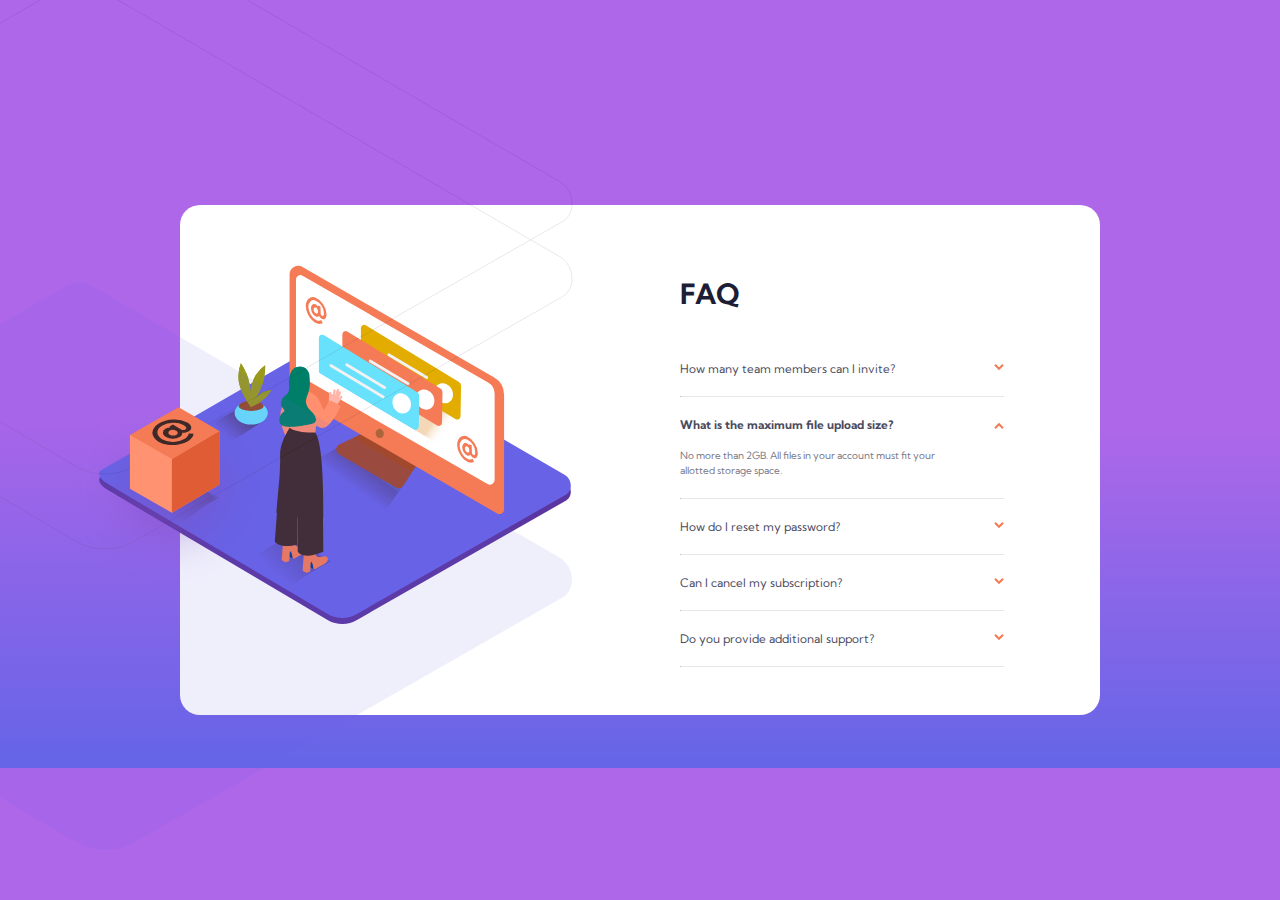
<file: faq-accordion-card-main/index.html>
<!DOCTYPE html>
<html lang="en">
  <head>
    <meta charset="UTF-8" />
    <meta name="viewport" content="width=device-width, initial-scale=1.0" />
    <!-- displays site properly based on user's device -->

    <link
      rel="icon"
      type="image/png"
      sizes="32x32"
      href="./images/favicon-32x32.png"
    />
    <link rel="stylesheet" href="./css/style.css" />
    <title>Frontend Mentor | FAQ Accordion Card</title>

    <!-- Feel free to remove these styles or customise in your own stylesheet 👍 -->
    <style>
      .attribution {
        font-size: 11px;
        text-align: center;
      }
      .attribution a {
        color: hsl(228, 45%, 44%);
      }
    </style>
  </head>
  <body>
    <div class="box centered">
      <div class="icon2">
        <img
          src="./images/illustration-woman-online-desktop.svg"
          alt="illustration-woman-online-mobile"
          class="illustration"
          style="transform: translate(-8.1rem, 6rem); position: absolute"
        />
        <img
          src="./images/bg-pattern-desktop.svg"
          alt="shadow icon"
          class="illustration-shadow"
          style="transform: translate(-57.3rem, -30rem); position: absolute"
        />
        <img
          src="./images/illustration-box-desktop.svg"
          alt="illustration-woman-online-mobile"
          class="illustration"
          style="transform: translate(-10.1rem, 20rem); position: absolute"
        />
      </div>
      <div class="icon">
        <img
          src="./images/illustration-woman-online-mobile.svg"
          alt="illustration-woman-online-mobile"
          class="illustration"
          style="transform: translate(-15.1rem, -11rem); position: absolute"
        />
        <img
          src="./images/bg-pattern-mobile.svg"
          alt="illustration-woman-online-mobile"
          class="illustration"
          style="transform: translate(-12.1rem, 0rem); position: absolute"
        />
      </div>

      <div class="questions">
        <div class="title"><h1>FAQ</h1></div>
        <div class="question question1">
          <div class="question-title">
            <p>How many team members can I invite?</p>
            <span class="arrow"
              ><img src="./images/icon-arrow-down.svg" alt=""
            /></span>
          </div>

          <!--    <div class="answer answer1">
            You can invite up to 2 additional users on the Free plan. There is
            no limit on team members for the Premium plan.
          </div> -->
        </div>
        <hr />
        <div class="question question2">
          <div class="question-title">
            <p>What is the maximum file upload size?</p>
            <span class="arrow" style="transform: rotate(180deg)"
              ><img src="./images/icon-arrow-down.svg" alt=""
            /></span>
          </div>
          <div class="answer answer2">
            No more than 2GB. All files in your account must fit your allotted
            storage space.
          </div>
        </div>
        <hr />
        <div class="question question3">
          <div class="question-title">
            <p>How do I reset my password?</p>
            <span class="arrow"
              ><img src="./images/icon-arrow-down.svg" alt=""
            /></span>
          </div>

          <!--   <div class="answer answer3">
            Click “Forgot password” from the login page or “Change password”
            from your profile page. A reset link will be emailed to you.
          </div> -->
        </div>
        <hr />
        <div class="question question4">
          <div class="question-title">
            <p>Can I cancel my subscription?</p>
            <span class="arrow"
              ><img src="./images/icon-arrow-down.svg" alt=""
            /></span>
          </div>

          <!--    <div class="answer answer4">
            Yes! Send us a message and we’ll process your request no questions
            asked.
          </div> -->
        </div>
        <hr />
        <div class="question question5">
          <div class="question-title">
            <p>Do you provide additional support?</p>
            <span class="arrow"
              ><img src="./images/icon-arrow-down.svg" alt=""
            /></span>
          </div>

          <!--    <div class="answer answer5">
            Chat and email support is available 24/7. Phone lines are open
            during normal business hours.
          </div> -->
        </div>
        <hr />
      </div>
    </div>

    <!--     <div class="attribution">
      Challenge by
      <a href="https://www.frontendmentor.io?ref=challenge" target="_blank"
        >Frontend Mentor</a
      >. Coded by <a href="#">Matheus Magenta</a>.
    </div> -->
  </body>
</html>
</file>
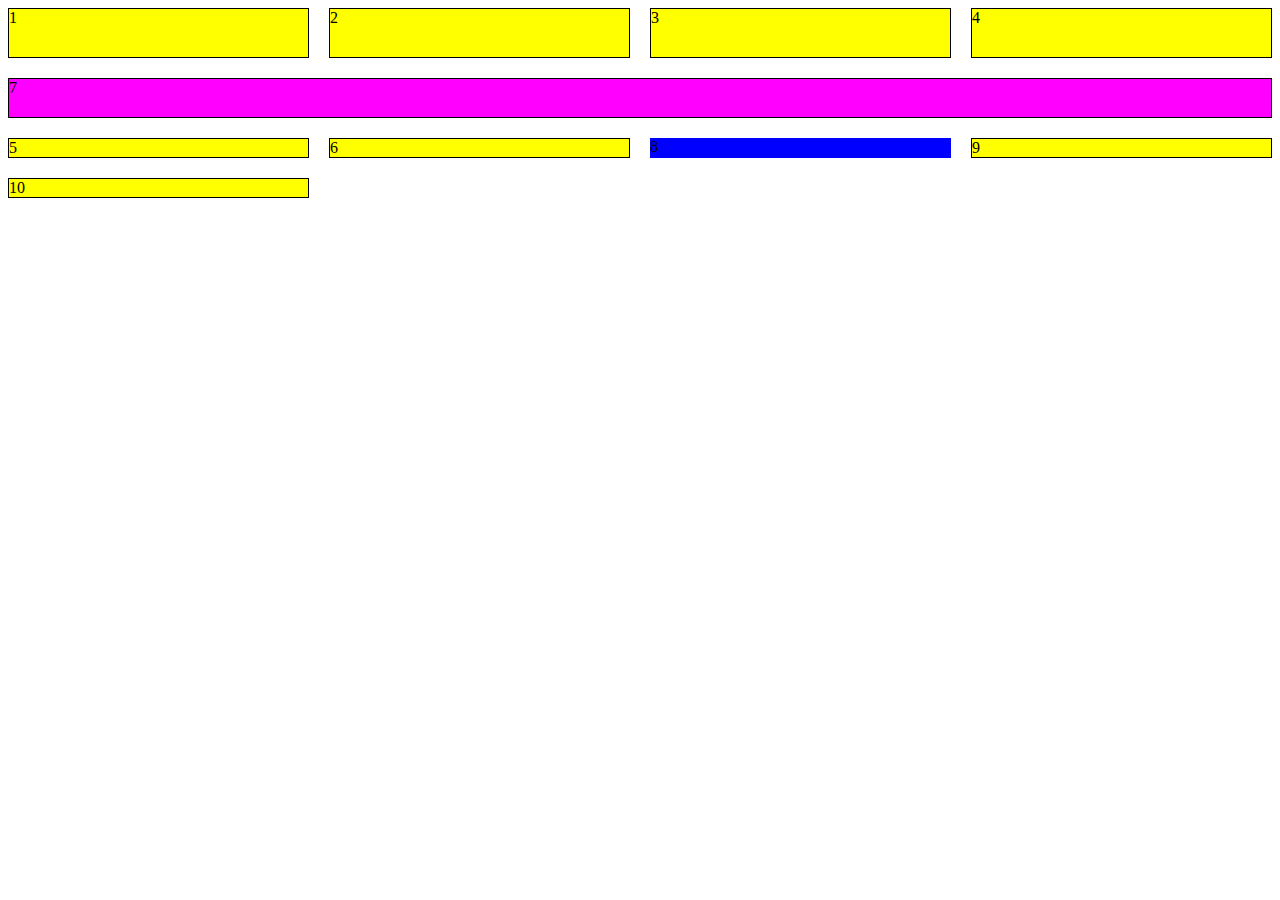
<file: fundamentals/index.html>
<!DOCTYPE html>
<html lang="en">
  <head>
    <meta charset="UTF-8" />
    <meta http-equiv="X-UA-Compatible" content="IE=edge" />
    <meta name="viewport" content="width=device-width, initial-scale=1.0" />
    <title>Fundamentals</title>
  </head>
  <body>
    <div class="container">
      <div class="item">1</div>
      <div class="item">2</div>
      <div class="item">3</div>
      <div class="item">4</div>
      <div class="item">5</div>
      <div class="item">6</div>
      <div class="seven">7</div>
      <div class="eight">8</div>
      <div class="item">9</div>
      <div class="item">10</div>
    </div>

    <style>
      .container {
        display: grid;
        /* grid-template-columns: 200px 100px 50px; */
        grid-template-columns: 1fr 1fr 1fr 1fr;
        grid-gap: 20px;
        grid-template-rows: 50px 20px;
      }
      .item {
        background-color: yellow;
        border: 1px solid black;
      }

      .seven {
        background: magenta;
        grid-column: 1 / -1;
        grid-row: 2 / span 2;
        border: 1px solid black;
      }

      .eight {
        background: blue;
      }
    </style>
  </body>
</html>
</file>
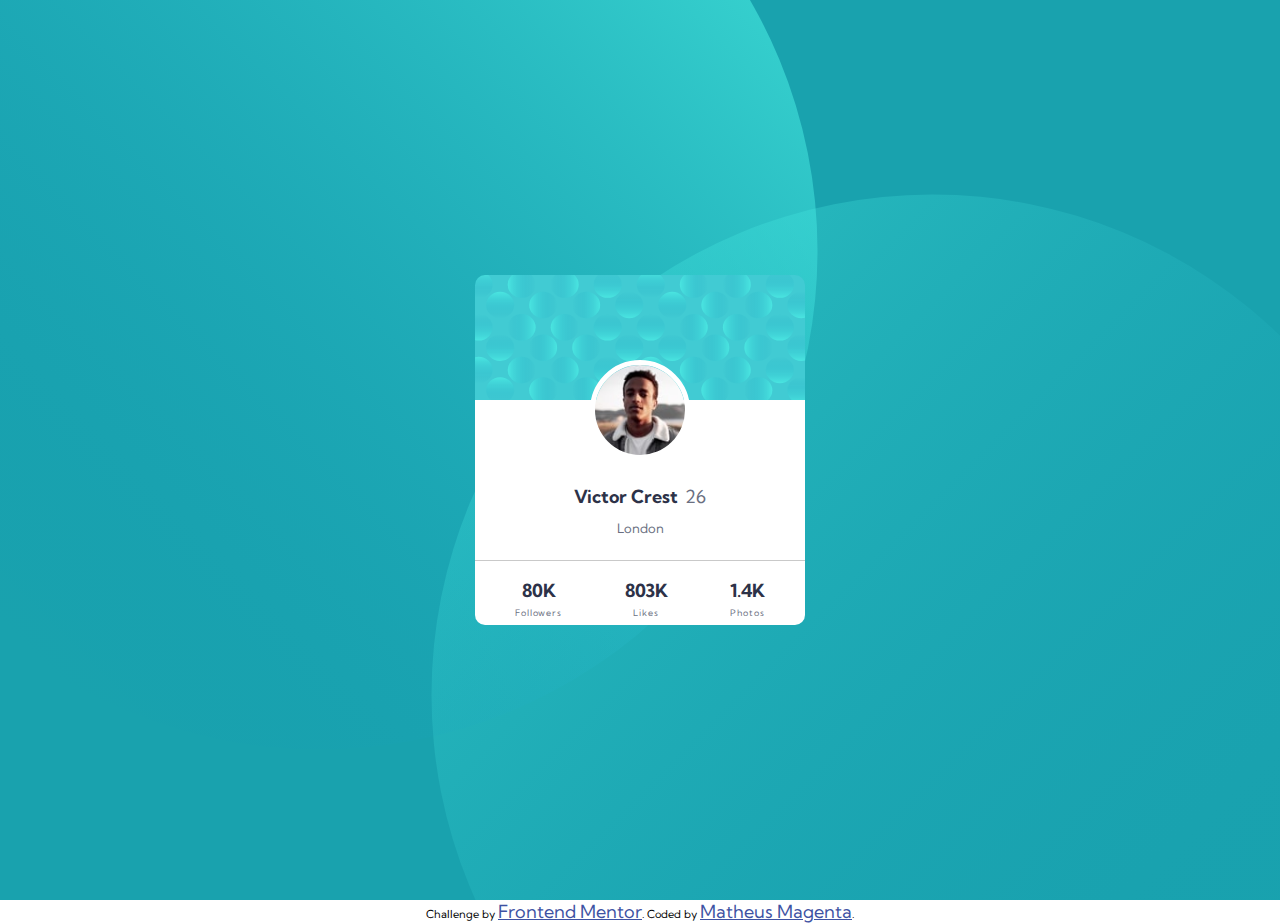
<file: profile-card-component-main/index.html>
<!DOCTYPE html>
<html lang="en">
  <head>
    <meta charset="UTF-8" />
    <meta name="viewport" content="width=device-width, initial-scale=1.0" />
    <!-- displays site properly based on user's device -->
    <link rel="stylesheet" href="styles.css" />
    <link
      rel="icon"
      type="image/png"
      sizes="32x32"
      href="./images/favicon-32x32.png"
    />

    <title>Frontend Mentor | Profile card component</title>
  </head>
  <body>
    <div class="profile-card-component">
      <div class="profile-card">
        <div class="profile-header">
          <img src="./images/image-victor.jpg" alt="victor" />
          <div class="profile-name-age">
            <span class="profile-name">Victor Crest</span>
            <span class="profile-age">26</span>
          </div>
          <p class="profile-location">London</p>
        </div>
        <div class="profile-footer">
          <div class="profile-followers">
            <p class="profile-number">80K</p>
            <p class="profile-info">Followers</p>
          </div>
          <div class="profile-likes">
            <p class="profile-number">803K</p>
            <p class="profile-info">Likes</p>
          </div>
          <div class="profile-photos">
            <p class="profile-number">1.4K</p>
            <p class="profile-info">Photos</p>
          </div>
        </div>
      </div>
    </div>
    <div class="attribution">
      Challenge by
      <a href="https://www.frontendmentor.io?ref=challenge" target="_blank"
        >Frontend Mentor</a
      >. Coded by <a href="#">Matheus Magenta</a>.
    </div>
  </body>
</html>
</file>
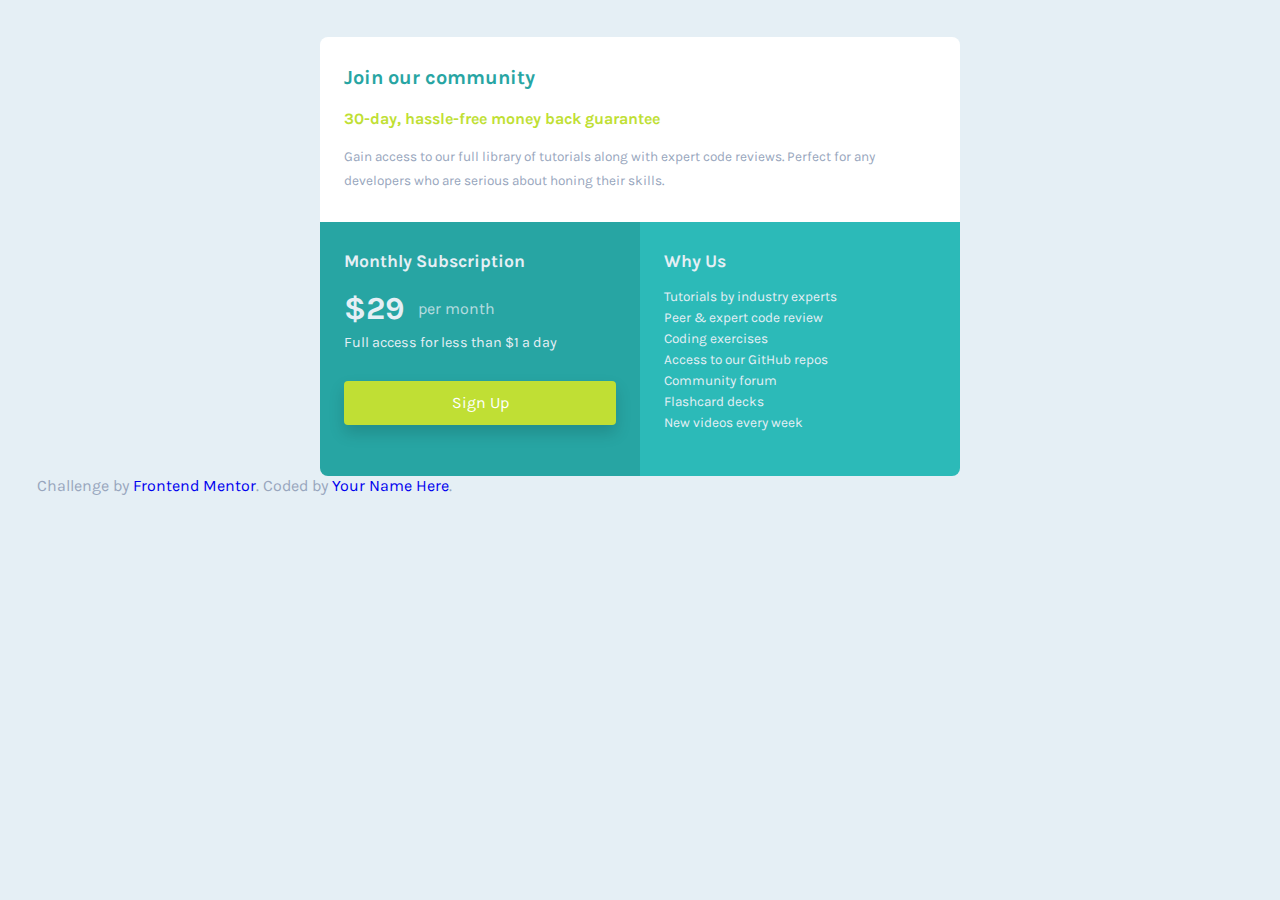
<file: single-price-grid-component-master/index.html>
<!DOCTYPE html>
<html lang="en">
  <head>
    <meta charset="UTF-8" />
    <meta name="viewport" content="width=device-width, initial-scale=1.0" />
    <!-- displays site properly based on user's device -->

    <link
      rel="icon"
      type="image/png"
      sizes="32x32"
      href="./images/favicon-32x32.png"
    />
    <link rel="stylesheet" href="style.css" />
    <title>Frontend Mentor | Single Price Grid Component</title>

    <!-- Feel free to remove these styles or customise in your own stylesheet 👍 -->
  </head>
  <body>
    <section class="price">
      <div class="community">
        <h2>Join our community</h2>
        <div class="subtitle">30-day, hassle-free money back guarantee</div>
        <p>
          Gain access to our full library of tutorials along with expert code
          reviews. Perfect for any developers who are serious about honing their
          skills.
        </p>
      </div>
      <div class="subscription">
        <h3>Monthly Subscription</h3>
        <div class="subscription__price">&dollar;29<span>per month</span></div>
        <p>Full access for less than &dollar;1 a day</p>
        <a href="#">Sign Up</a>
      </div>
      <div class="why">
        <h3>Why Us</h3>
        <ul>
          <li>Tutorials by industry experts</li>
          <li>Peer &amp; expert code review</li>
          <li>Coding exercises</li>
          <li>Access to our GitHub repos</li>
          <li>Community forum</li>
          <li>Flashcard decks</li>
          <li>New videos every week</li>
        </ul>
      </div>
    </section>

    <footer>
      <p class="attribution">
        Challenge by
        <a href="https://www.frontendmentor.io?ref=challenge" target="_blank"
          >Frontend Mentor</a
        >. Coded by <a href="#">Your Name Here</a>.
      </p>
    </footer>
  </body>
</html>
</file>
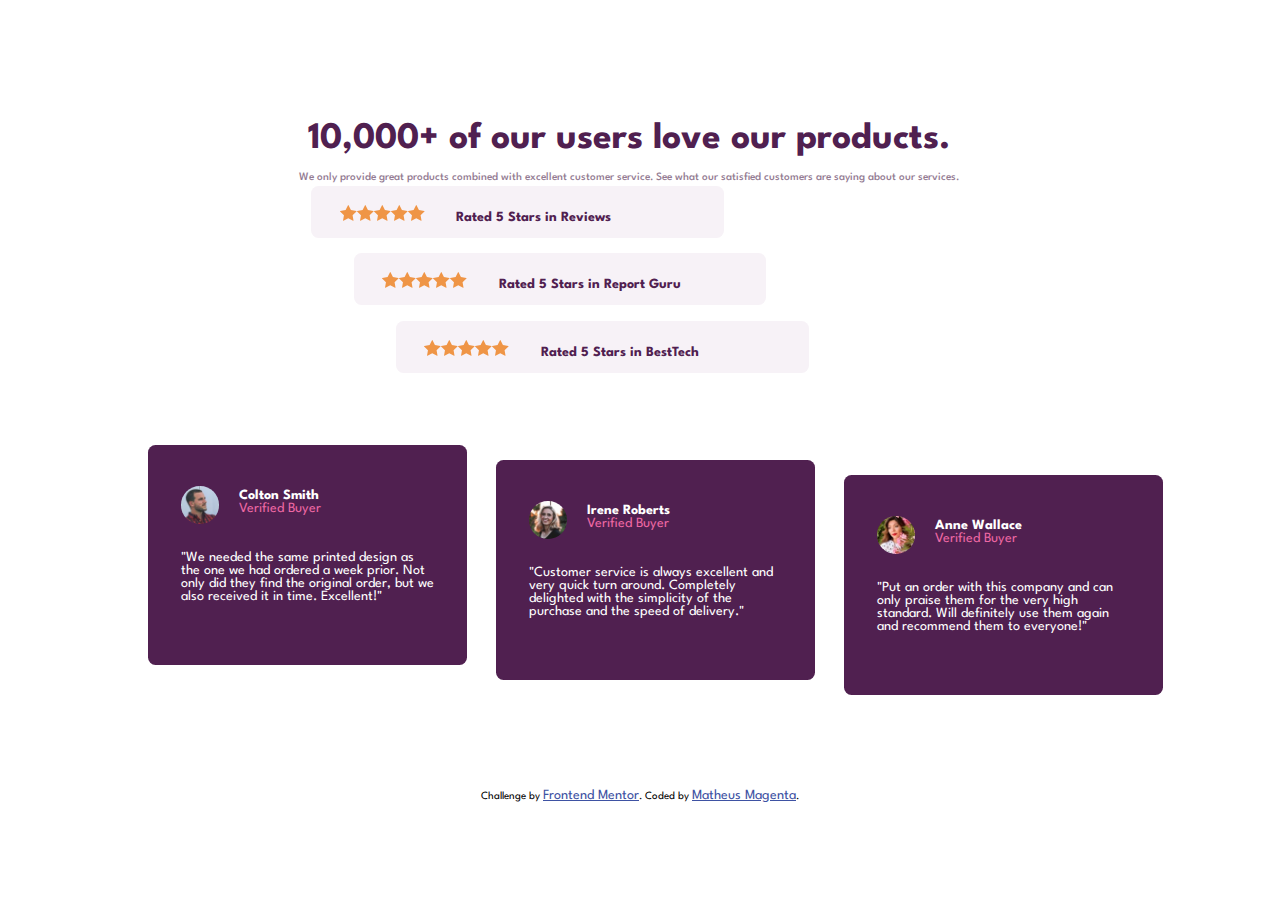
<file: social-proof-section-master/index.html>
<!DOCTYPE html>
<html lang="en">
  <head>
    <meta charset="UTF-8" />
    <meta name="viewport" content="width=device-width, initial-scale=1.0" />
    <!-- displays site properly based on user's device -->
    <link rel="stylesheet" href="styles.css" />
    <link
      rel="icon"
      type="image/png"
      sizes="32x32"
      href="./images/favicon-32x32.png"
    />

    <title>Frontend Mentor | Social proof section</title>
  </head>
  <body>
    <div class="content container">
      <div class="header">
        <div class="header__intro">
          <h1>10,000+ of our users love our products.</h1>
          <p class="header__intro-sub">
            We only provide great products combined with excellent customer
            service. See what our satisfied customers are saying about our
            services.
          </p>
        </div>
        <div class="header__stars">
          <div class="header__star-item">
            <div class="header__star-content">
              <span class="header__star-star"
                ><img src="./images/icon-star.svg" alt="" /><img
                  src="./images/icon-star.svg"
                  alt="" /><img src="./images/icon-star.svg" alt="" /><img
                  src="./images/icon-star.svg"
                  alt="" /><img src="./images/icon-star.svg" alt="" /></span
              ><span class="header__star-site">Rated 5 Stars in Reviews</span>
            </div>
          </div>
          <div class="header__star-item">
            <div class="header__star-content">
              <span class="header__star-star"
                ><img src="./images/icon-star.svg" alt="" /><img
                  src="./images/icon-star.svg"
                  alt="" /><img src="./images/icon-star.svg" alt="" /><img
                  src="./images/icon-star.svg"
                  alt="" /><img src="./images/icon-star.svg" alt="" /></span
              ><span class="header__star-site"
                >Rated 5 Stars in Report Guru</span
              >
            </div>
          </div>
          <div class="header__star-item">
            <div class="header__star-content">
              <span class="header__star-star"
                ><img src="./images/icon-star.svg" alt="" /><img
                  src="./images/icon-star.svg"
                  alt="" /><img src="./images/icon-star.svg" alt="" /><img
                  src="./images/icon-star.svg"
                  alt="" /><img src="./images/icon-star.svg" alt="" /></span
              ><span class="header__star-site">Rated 5 Stars in BestTech</span>
            </div>
          </div>
        </div>
      </div>
      <div class="footer">
        <div class="footer__review">
          <div class="footer__top">
            <img src="./images/image-colton.jpg" alt="" />
            <div>
              <p class="footer__author">Colton Smith</p>
              <p class="footer__verified">Verified Buyer</p>
            </div>
          </div>
          <div class="footer__quote">
            "We needed the same printed design as the one we had ordered a week
            prior. Not only did they find the original order, but we also
            received it in time. Excellent!"
          </div>
        </div>
        <div class="footer__review">
          <div class="footer__top">
            <img src="./images/image-irene.jpg" alt="" />
            <div>
              <p class="footer__author">Irene Roberts</p>
              <p class="footer__verified">Verified Buyer</p>
            </div>
          </div>
          <p class="footer__quote">
            "Customer service is always excellent and very quick turn around.
            Completely delighted with the simplicity of the purchase and the
            speed of delivery."
          </p>
        </div>
        <div class="footer__review">
          <div class="footer__top">
            <img src="./images/image-anne.jpg" alt="" />
            <div>
              <p class="footer__author">Anne Wallace</p>
              <p class="footer__verified">Verified Buyer</p>
            </div>
          </div>
          <p class="footer__quote">
            "Put an order with this company and can only praise them for the
            very high standard. Will definitely use them again and recommend
            them to everyone!"
          </p>
        </div>
      </div>
    </div>
    <div class="attribution">
      Challenge by
      <a href="https://www.frontendmentor.io?ref=challenge" target="_blank"
        >Frontend Mentor</a
      >. Coded by
      <a href="https://github.com/matheusmagenta">Matheus Magenta</a>.
    </div>
  </body>
</html>
</file>
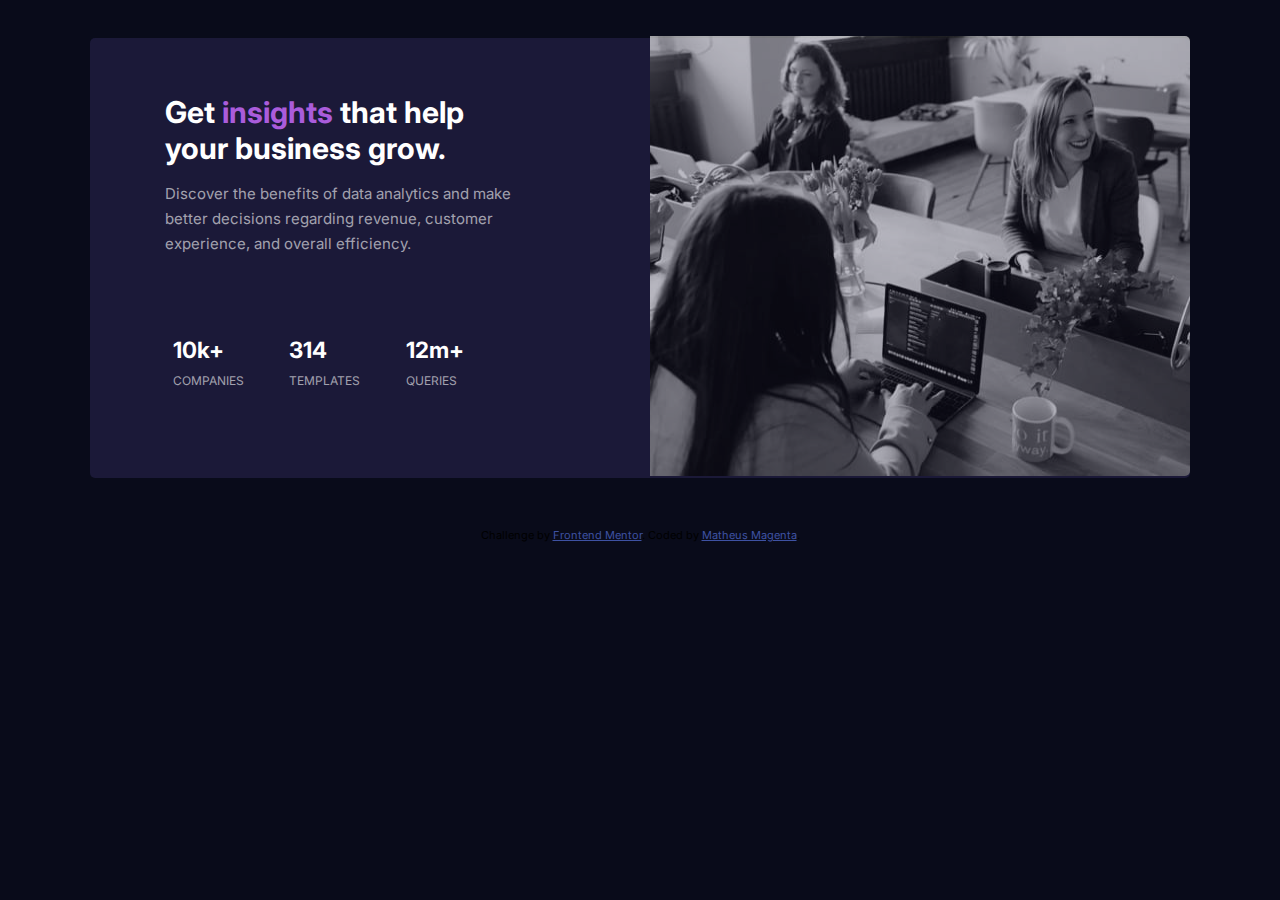
<file: stats-preview-card-component-main/index.html>
<!DOCTYPE html>
<html lang="en">
  <head>
    <meta charset="UTF-8" />
    <meta name="viewport" content="width=device-width, initial-scale=1.0" />
    <!-- displays site properly based on user's device -->

    <link
      rel="icon"
      type="image/png"
      sizes="32x32"
      href="./images/favicon-32x32.png"
    />
    <link rel="stylesheet" href="style.css" />
    <title>Frontend Mentor | Stats preview card component</title>

    <!-- Feel free to remove these styles or customise in your own stylesheet 👍 -->
    <style>
      .attribution {
        font-size: 11px;
        text-align: center;
      }
      .attribution a {
        color: hsl(228, 45%, 44%);
      }
    </style>
  </head>
  <body>
    <div class="container">
      <div class="image overlayed">
        <img src="./images/image-header-mobile.jpg" alt="image header" />
      </div>
      <div class="stats">
        <h1>Get <span>insights</span> that help your business grow.</h1>
        <p class="description">
          Discover the benefits of data analytics and make better decisions
          regarding revenue, customer experience, and overall efficiency.
        </p>
        <div class="numbers">
          <div class="item">
            <h1 class="item-numbers">10k+</h1>
            <p class="item-info">companies</p>
          </div>
          <div class="item">
            <h1 class="item-numbers">314</h1>
            <p class="item-info">templates</p>
          </div>
          <div class="item">
            <h1 class="item-numbers">12m+</h1>
            <p class="item-info">queries</p>
          </div>
        </div>
      </div>
    </div>

    <div class="attribution">
      Challenge by
      <a href="https://www.frontendmentor.io?ref=challenge" target="_blank"
        >Frontend Mentor</a
      >. Coded by
      <a href="https://github.com/matheusmagenta">Matheus Magenta</a>.
    </div>
  </body>
</html>
</file>
<file: faq-accordion-card-main/css/style.css>
@import url("https://fonts.googleapis.com/css2?family=Kumbh+Sans:wght@400;700&display=swap");
html {
  font-size: 62.5%;
}

* {
  font-family: "Kumbh Sans", sans-serif;
  font-size: 1rem;
  margin: 0;
  padding: 0;
  -webkit-box-sizing: border-box;
          box-sizing: border-box;
}

body {
  height: 768px;
  background: -webkit-gradient(linear, left top, left bottom, color-stop(55%, #af67e9), to(#6565e7));
  background: linear-gradient(#af67e9 55%, #6565e7);
  display: -ms-grid;
  display: grid;
}

h1 {
  margin-top: 140px;
  font-size: 2.8rem;
  color: #1d1e35;
}

@media (min-width: 768px) {
  h1 {
    margin-top: 71px;
    margin-bottom: 50px;
  }
}

.box {
  width: 30.5rem;
  height: 53.5rem;
  background-color: white;
  border-radius: 2rem;
  margin-top: 5rem;
  margin-bottom: 10rem;
  display: -ms-grid;
  display: grid;
  justify-items: center;
}

@media (min-width: 768px) {
  .box {
    margin-top: 10px;
    height: 510px;
    width: 920px;
    -ms-grid-columns: 1fr 1fr;
        grid-template-columns: 1fr 1fr;
    position: relative;
  }
}

.questions {
  padding-left: 2.6rem;
  padding-right: 2.6rem;
  padding-top: 3.5rem;
  padding-bottom: 5rem;
}

@media (min-width: 768px) {
  .questions {
    -ms-grid-column: 2;
        grid-column-start: 2;
    padding: 0 0 0 0;
    margin-right: 96px;
    margin-bottom: 84px;
    -ms-grid-row: 1;
        grid-row-start: 1;
  }
}

.answer {
  font-size: 1rem;
  margin-top: 1.6rem;
  line-height: 1.5rem;
  padding-right: 4rem;
}

hr {
  border-color: #e7e7e9;
  background-color: #e7e7e9;
  margin-top: 2rem;
  margin-bottom: 2rem;
  border-top: 0.5px;
}

@media (min-width: 768px) {
  .icon {
    display: none;
  }
}

.icon2 {
  display: none;
}

@media (min-width: 768px) {
  .icon2 {
    display: -webkit-inline-box;
    display: -ms-inline-flexbox;
    display: inline-flex;
    width: 500px;
    height: 500px;
  }
}

p {
  display: inline;
  font-size: 1.18rem;
  color: #4a4b5e;
}

.question-title {
  display: -webkit-box;
  display: -ms-flexbox;
  display: flex;
  -webkit-box-pack: justify;
      -ms-flex-pack: justify;
          justify-content: space-between;
  color: #4a4b5e;
  font-weight: regular;
}

.question2 .question-title {
  font-weight: bold;
}

.answer {
  color: #787887;
}

img {
  -webkit-transform: rotate(90dg);
          transform: rotate(90dg);
}

.centered {
  position: fixed;
  top: 50%;
  left: 50%;
  /* bring your own prefixes */
  -webkit-transform: translate(-50%, -50%);
          transform: translate(-50%, -50%);
}
/*# sourceMappingURL=style.css.map */
</file>
<file: profile-card-component-main/styles.css>
@import url("https://fonts.googleapis.com/css2?family=Kumbh+Sans:wght@400;700&display=swap");
* {
  font-family: "Kumbh Sans";
  font-size: 18px;
  margin: 0;
  padding: 0;
  -webkit-box-sizing: border-box;
          box-sizing: border-box;
}

.attribution {
  font-size: 11px;
  text-align: center;
}

.attribution a {
  color: #3e52a3;
}

.profile-card-component {
  min-width: 375px;
  max-width: 1440px;
  height: 100vh;
  background-color: #19a2ae;
  background-image: url(./images/bg-pattern-top.svg), url(./images/bg-pattern-bottom.svg);
  background-position: -65% 250%, 154% -194%;
  background-repeat: no-repeat;
  background-size: 1000px 1000px;
  display: -webkit-box;
  display: -ms-flexbox;
  display: flex;
  -webkit-box-pack: center;
      -ms-flex-pack: center;
          justify-content: center;
  -webkit-box-align: center;
      -ms-flex-align: center;
          align-items: center;
  -webkit-transition: all 0.6s ease;
  transition: all 0.6s ease;
}

@media (max-width: 375px) {
  .profile-card-component {
    background-color: #19a2ae;
    background-position: 121% 271%, -26% -151%;
  }
}

.profile-card {
  margin-left: 20px;
  margin-right: 20px;
  background-image: url(./images/bg-pattern-card.svg);
  background-size: 300px 125px;
  background-repeat: no-repeat;
  background-color: white;
  width: 292px;
  height: 340px;
  border-radius: 10px;
  text-align: center;
}

@media (min-width: 376px) {
  .profile-card {
    background-size: 330px 125px;
    width: 330px;
    height: 350px;
  }
}

img {
  border: 5px solid white;
  height: 90px;
  border-radius: 50%;
  margin-top: 85px;
}

@media (min-width: 376px) {
  img {
    height: 100px;
  }
}

.profile-name-age {
  margin-top: 20px;
  font-size: 18px;
}

.profile-name {
  font-weight: bold;
  color: #2d3248;
}

.profile-age {
  color: #6a6f81;
  margin-left: 3px;
}

.profile-location {
  color: #6a6f81;
  margin-top: 12px;
  font-size: 13px;
}

.profile-footer {
  border-top: 0.0001px solid #c9c9c9;
  display: -webkit-box;
  display: -ms-flexbox;
  display: flex;
  -webkit-box-pack: justify;
      -ms-flex-pack: justify;
          justify-content: space-between;
  padding: 18px 40px;
  margin-top: 24px;
}

.profile-number {
  font-weight: bold;
  font-size: 18px;
  color: #2d3248;
}

.profile-info {
  color: #6a6f81;
  margin-top: 5px;
  font-size: 9px;
  letter-spacing: 0.9px;
}
/*# sourceMappingURL=styles.css.map */
</file>
<file: single-price-grid-component-master/style.css>
@import url("https://fonts.googleapis.com/css2?family=Karla:wght@400;700&display=swap");

html {
  box-sizing: border-box;
  font-size: 100%;
}

*,
*::before,
*::after {
  box-sizing: inherit;
}

body {
  font-family: "Karla", sans-serif;
  line-height: 1.3;
  background-color: var(--ltgray);
  color: var(--grayblue);
  padding: var(--paddingX);
}

:root {
  --white: hsl(0, 0%, 100%);
  --cyan: hsl(179, 62%, 40%);
  --ltcyan: hsl(179, 62%, 45%);
  --yellow: hsl(71, 73%, 54%);
  --dkyellow: hsl(71, 73%, 48%);
  --ltgray: hsl(204, 43%, 93%);
  --grayblue: hsl(218, 22%, 67%);
  --paddingX: 1.8rem;
  --paddingY: 1.5rem;
}

a {
  text-decoration: none;
}

h1,
h2,
h3 {
  font-weight: bold;
  margin-top: 0;
  line-height: 1.15;
}

h2 {
  font-size: 1.25rem;
  margin-bottom: 1.25rem;
}

h3 {
  font-size: 1.1rem;
}

p {
  margin-top: 0;
}

.price {
  border-radius: 0.5rem;
  overflow: hidden;
  max-width: 40rem;
  margin: auto;
}

@media only screen and (min-width: 62.5em) {
  .price {
    display: grid;
    grid-template-columns: repeat(2, 1fr);
    grid-template-rows: repeat(2, auto);
  }

  .community {
    grid-column: 1 / 3;
  }
}
.price > * {
  padding: var(--paddingX) var(--paddingY);
}

.community {
  background-color: var(--white);
}

.community h2 {
  color: var(--cyan);
}

.community .subtitle {
  font-size: 1rem;
  color: var(--yellow);
  font-weight: bold;
  margin-bottom: 1rem;
}

.community p {
  font-size: 0.85rem;
  line-height: 1.75;
  margin-bottom: 0;
}

.subscription,
.why {
  color: var(--ltgray);
}

.subscription {
  background-color: var(--cyan);
}

.subscription__price {
  display: flex;
  align-items: center;
  font-size: 2rem;
  font-weight: bold;
  margin-bottom: 0.25rem;
}

.subscription__price span {
  font-size: 1rem;
  margin-left: 0.8rem;
  font-weight: normal;
  opacity: 0.75;
}

.subscription p {
  font-size: 0.9rem;
  margin-bottom: 1.75rem;
}

.subscription a {
  display: block;
  background-color: var(--yellow);
  color: var(--white);
  padding: 0.75rem;
  text-align: center;
  border-radius: 0.25rem;
  box-shadow: 0 0.5rem 1rem rgba(0, 0, 0, 0.15);
  transition: background-color 200ms ease;
}

.subscription a:hover {
  background-color: var(--dkyellow);
}

.why {
  background-color: var(--ltcyan);
}

.why ul {
  margin-top: 0;
  padding: 0;
}

.why ul li {
  list-style-type: none;
  font-size: 0.85rem;
  margin-bottom: 0.2rem;
}
</file>
<file: social-proof-section-master/styles.css>
@import url("https://fonts.googleapis.com/css2?family=Spartan:wght@400;500;700&display=swap");
/* @media (min-width: 64em) {
  // styles go here
} */
* {
  margin: 0;
  padding: 0;
  -webkit-box-sizing: border-box;
          box-sizing: border-box;
  font-family: "Spartan", sans-serif;
  font-size: 0.938rem;
  max-width: 90rem;
  /*  @include breakpoint-down(desktop) {
    max-width: 23.438rem;
  } */
}

.attribution {
  font-size: 11px;
  text-align: center;
}

.attribution a {
  color: #3e52a3;
}

.content {
  margin: 8.125rem 9.875rem 6.25rem 9.875rem;
}

@media (max-width: 375px) {
  .content {
    margin: 0;
  }
}

@media (max-width: 375px) {
  .container {
    display: -ms-grid;
    display: grid;
    -ms-grid-columns: 23rem;
        grid-template-columns: 23rem;
    border: 1px solid black;
    -webkit-box-pack: center;
        -ms-flex-pack: center;
            justify-content: center;
  }
}

.header {
  text-align: center;
}

.header__intro {
  margin-top: 5rem;
  margin-left: 2.5rem;
  margin-right: 4rem;
  padding: 0;
}

.header__intro h1 {
  font-size: 2.5rem;
  color: #502050;
}

@media (max-width: 375px) {
  .header__intro h1 {
    font-size: 1.625rem;
  }
}

.header__intro p {
  font-size: 0.75rem;
  color: #937b92;
  margin-top: 0.875rem;
  line-height: 1.5;
  font-weight: 500;
}

@media (max-width: 375px) {
  .header__intro p {
    height: 5.688rem;
    font-size: 0.85rem;
    /*   margin-top: 1.5rem;
        margin-left: 1.813rem;
        margin-right: 1.813rem; */
  }
}

.header__stars {
  margin-left: 10.875rem;
}

.header__stars > div:nth-child(2) {
  margin-left: 2.813rem;
}

.header__stars > div:nth-child(3) {
  margin-left: 5.625rem;
}

@media (max-width: 375px) {
  .header__stars {
    margin: 0;
    text-align: center;
  }
  .header__stars > div:nth-child(2) {
    margin-left: 0;
  }
  .header__stars > div:nth-child(3) {
    margin-left: 0;
  }
}

.header__star-item {
  width: 27.5rem;
  height: 3.438rem;
  margin-bottom: 1.063rem;
  border-radius: 0.5rem;
  background-color: #f7f2f7;
  color: #502050;
  font-weight: bold;
  display: -webkit-box;
  display: -ms-flexbox;
  display: flex;
}

.header__star-content {
  padding: 1.25rem 1.875rem;
}

@media (max-width: 375px) {
  .header__star-content {
    display: -ms-grid;
    display: grid;
  }
}

.header__star-star {
  margin-right: 2.125rem;
}

.footer {
  display: -webkit-box;
  display: -ms-flexbox;
  display: flex;
  margin-top: 4.813rem;
}

.footer > div:nth-child(2) {
  margin-top: 1rem;
}

.footer > div:nth-child(3) {
  margin-top: 2rem;
}

.footer__review {
  width: 21.875rem;
  height: 14.688rem;
  border-radius: 0.5rem;
  background-color: #502050;
  padding: 2.75rem 2.188rem;
  margin-right: 1.938rem;
  display: -webkit-box;
  display: -ms-flexbox;
  display: flex;
  -webkit-box-orient: vertical;
  -webkit-box-direction: normal;
      -ms-flex-direction: column;
          flex-direction: column;
}

.footer p {
  display: inline-block;
}

.footer__top {
  width: 16.875rem;
  display: -webkit-box;
  display: -ms-flexbox;
  display: flex;
}

.footer__top > div {
  padding-top: 0.188rem;
}

.footer img {
  border-radius: 50%;
  height: 2.5rem;
  margin-right: 1.375rem;
  margin-bottom: 1.813rem;
}

.footer__author {
  color: white;
  width: 100%;
  font-weight: 700;
}

.footer__verified {
  color: #ee68a4;
  height: -webkit-fit-content;
  height: -moz-fit-content;
  height: fit-content;
}

.footer__quote {
  color: white;
  font-weight: 400;
}
/*# sourceMappingURL=styles.css.map */
</file>
<file: stats-preview-card-component-main/style.css>
@import url("https://fonts.googleapis.com/css2?family=Inter:wght@400;700&display=swap");
@import url("https://fonts.googleapis.com/css2?family=Lexend+Deca&display=swap");

html {
  margin: 0;
  padding: 0;
  box-sizing: border-box;
  font-size: 15px;
}

body {
  font-family: "Inter", sans-serif;
  background-color: var(--verydarkblue);
  display: flex;
  flex-direction: column;
  justify-content: center;
  align-items: center;
}

:root {
  --verydarkblue: hsl(233, 47%, 7%);
  --darkdesaturatedblue: hsl(244, 38%, 16%);
  --softviolet: hsl(277, 64%, 61%);
  --white: hsl(0, 0%, 100%);
  --slightlytranswhite: hsla(0, 0%, 100%, 0.75);
  --slightlytranswhite2: hsla(0, 0%, 100%, 0.6);
}

span {
  color: var(--softviolet);
}

h1 {
  margin: 0;
}

.description {
  color: var(--slightlytranswhite2);
  margin-bottom: 80px;
  line-height: 25px;
}

.attribution {
  margin-top: 50px;
}

.item-numbers {
  margin: 0;
}

.item-info {
  margin-top: 10px;
  margin-bottom: 35px;
  color: var(--slightlytranswhite2);
  text-transform: uppercase;
  font-size: 12px;
}

.container {
  margin-top: 30px;
  width: 1100px;
  height: 440px;
  display: flex;
  flex-direction: row-reverse;
  justify-content: center;
  align-items: center;
  background-color: var(--darkdesaturatedblue);
  color: var(--white);
  border-radius: 5px;
  text-align: start;
}

img {
  width: 540px;
  border-radius: 0 5px 5px 0;
  height: 440px;
  filter: opacity(70%);
  content: url(./images/image-header-desktop.jpg);
}

.stats {
  display: flex;
  justify-content: center;
  align-items: center;
  flex-direction: column;
  padding-left: 75px;
  padding-right: 120px;
}

.numbers {
  display: grid;
  width: 350px;
  grid-template-columns: repeat(3, 1fr);
}

.item-numbers {
  font-size: 1.5em;
}

@media only screen and (max-width: 800px) {
  .container {
    margin-top: 30px;
    width: 330px;
    height: 780px;
    display: flex;
    flex-direction: column;
    justify-content: center;
    align-items: center;
    background-color: var(--darkdesaturatedblue);
    color: var(--white);
    border-radius: 5px;
    text-align: center;
  }

  img {
    width: 330px;
    border-radius: 5px 5px 0 0;
    height: 240px;
    filter: opacity(70%);
    background-color: var(--softviolet);
  }

  h1 {
    font-size: 1.8em;
    padding: 0 35px;
  }

  .description {
    padding: 0 35px;
  }

  .stats {
    margin-top: 22px;
    padding: 33px;
  }

  .numbers {
    display: flex;
    justify-content: center;
    align-items: center;
    flex-direction: column;
  }
}
</file>
